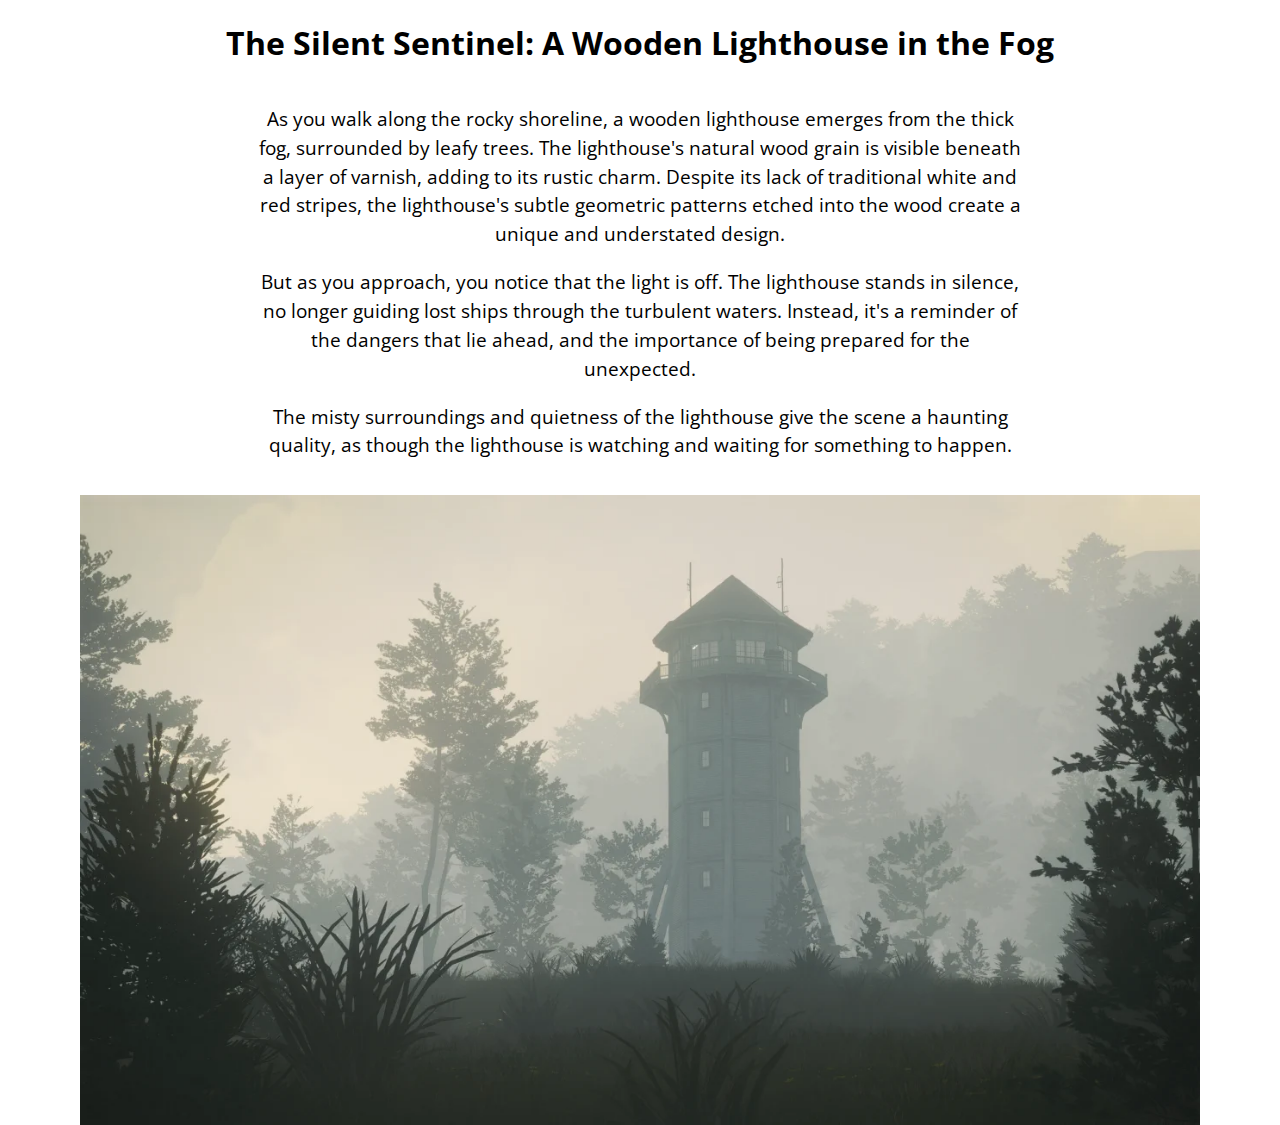
<file: src/index.html>
<!DOCTYPE html>
<html lang="en">
<head>
    <meta charset="UTF-8">
    <meta http-equiv="X-UA-Compatible" content="IE=edge">
    <meta name="viewport" content="width=device-width, initial-scale=1.0">
    <title>The picture element</title>
    <link rel="stylesheet" href="style.css">
    <link rel="preconnect" href="https://fonts.googleapis.com">
    <link rel="preconnect" href="https://fonts.gstatic.com" crossorigin>
    <link href="https://fonts.googleapis.com/css2?family=Open+Sans:wght@500&display=swap" rel="stylesheet"> 
</head>
<body>
    <div class="container">
        <h1>The Silent Sentinel: A Wooden Lighthouse in the Fog</h1>
        <main>
            <div class="description">
                <p>As you walk along the rocky shoreline, a wooden lighthouse emerges from the thick fog, surrounded by leafy trees. The lighthouse's natural wood grain is visible beneath a layer of varnish, adding to its rustic charm. Despite its lack of traditional white and red stripes, the lighthouse's subtle geometric patterns etched into the wood create a unique and understated design.</p>
                <p>But as you approach, you notice that the light is off. The lighthouse stands in silence, no longer guiding lost ships through the turbulent waters. Instead, it's a reminder of the dangers that lie ahead, and the importance of being prepared for the unexpected.</p>
                <p>The misty surroundings and quietness of the lighthouse give the scene a haunting quality, as though the lighthouse is watching and waiting for something to happen.</p>
            </div>
            <picture>
                <source type="image/webp" media="(min-width: 45rem)"
                        srcset="img/850.webp 850w,
                                img/1300.webp 1300w,
                                img/1750.webp 1750w"
                        sizes="(min-width: 85rem) 50vw,
                                95vw">
                <source type="image/jpeg" media="(min-width: 45rem)"
                        srcset="img/850.jpg 850w,
                                img/1300.jpg 1300w,
                                img/1750.jpg 1750w"
                        sizes="(min-width: 85rem) 50vw,
                                95vw">
                <source type="image/webp"
                        srcset="img/525_art.webp 525w,
                                img/700_art.webp 700w"
                        sizes="95vw">
                <source type="image/jpeg"
                        srcset="img/525_art.jpg 525w,
                                img/700_art.jpg 700w"
                        sizes="95vw">
                <img src="img/525_art.jpg" alt="a wooden lighthouse in the fog">
            </picture>
        </main>
    </div>
</body>
</html>
</file>
<file: src/style.css>
body {
    margin: 0;
    font-family: 'Open Sans', sans-serif;
}

h1 {
    text-align: center;
}

.container {
    max-width: 100rem;
    padding: 0 4%;
    margin: 0 auto;
}

.description {
    max-width: 40em;
    font-size: 1.2rem;
    line-height: 1.5;
    text-align: center;
}

.description,
picture {
    margin-top: 1em;
}

.description:first-child {
    margin-top: 0;
}

main {
    display: flex;
    flex-wrap: wrap;
    justify-content: space-around;
    margin: 0 auto;
}

picture {
    max-width: 70rem;
}

img {
    display: block;
    max-width: 100%;
}

@media screen and (min-width: 85em) {
    main {
        flex-wrap: nowrap;
    }

    .description {
        width: 40%;
    }

    picture {
        width: 50%;
    }
}
</file>
